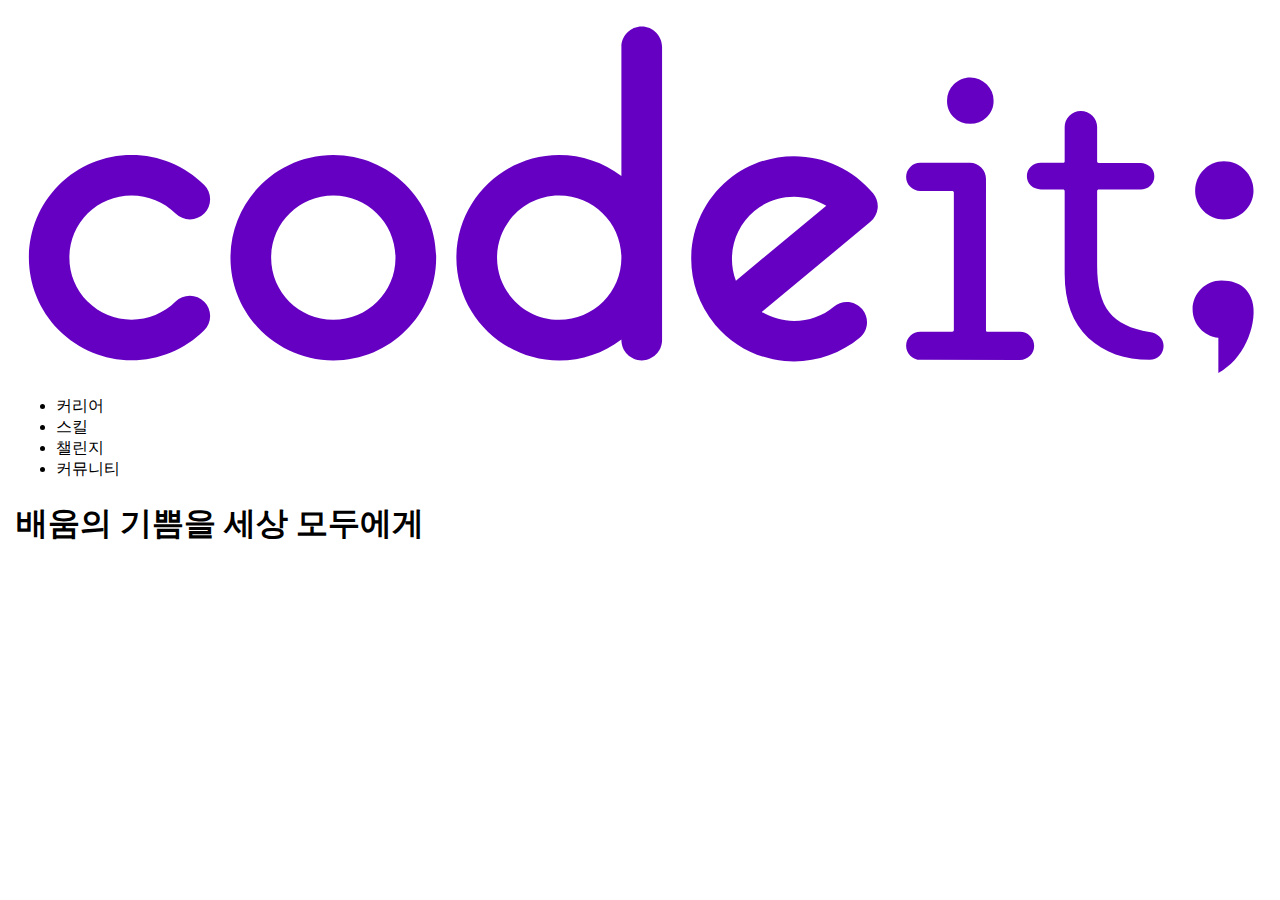
<file: html/index.html>
<!DOCTYPE html>
<html lang="ko">
<head>
  <meta charset="utf-8">
  <title>코드잇</title>
  <link rel="stylesheet" href="style.css">
</head>
<body>
  <div class="gnb">
    <img id="logo" src="logo.svg">
    <ul class="menu">
      <li>커리어</li>
      <li>스킬</li>
      <li>챌린지</li>
      <li>커뮤니티</li>
    </ul>
  </div>
  <div class="main">
    <h1>배움의 기쁨을 세상 모두에게</h1>
  </div>
</body>
</html>
</file>
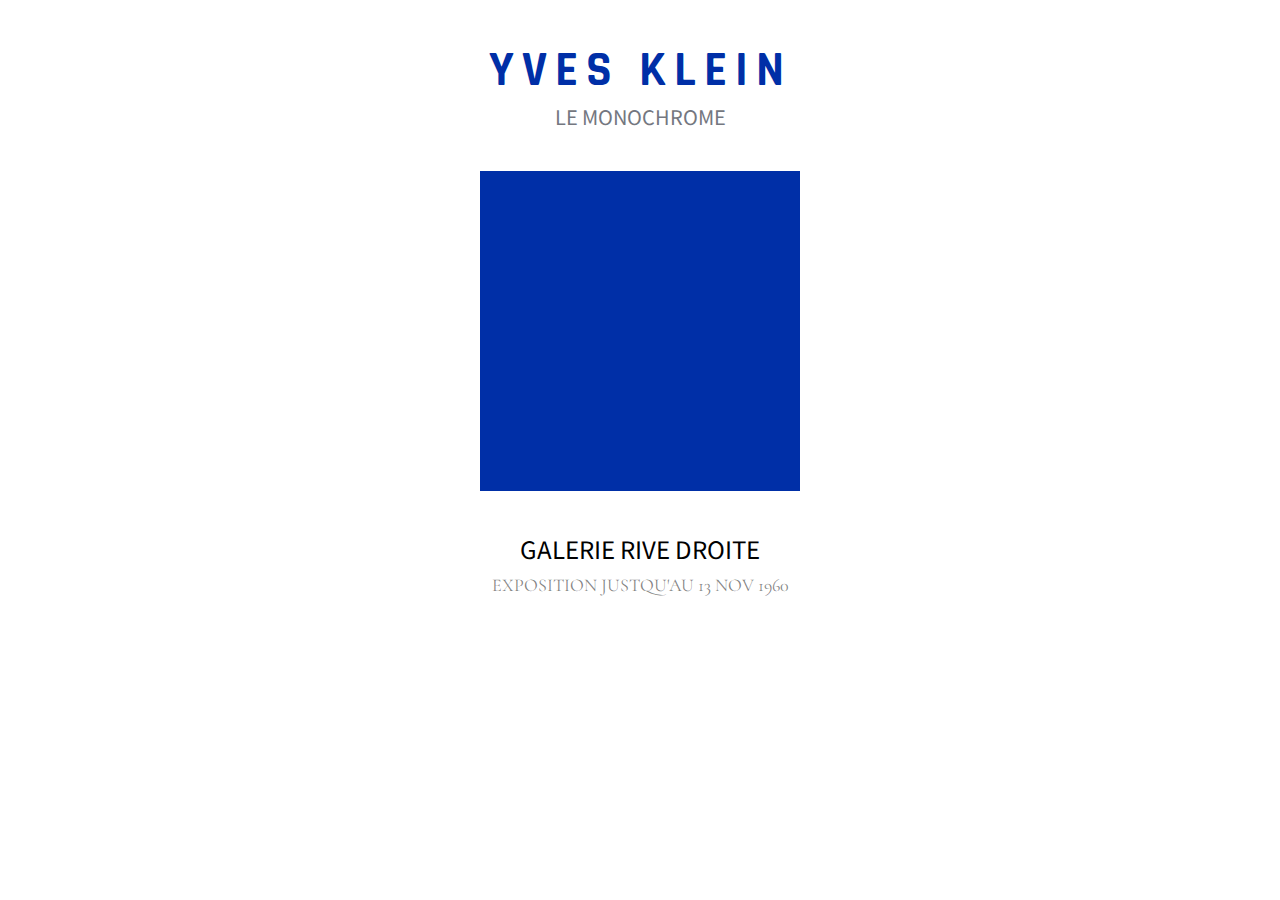
<file: css/day08/index.html>
<!DOCTYPE html>
<html>
  <head>
    <meta charset="utf-8">
    <title>LE MONOCHROME</title>
    <link rel="preconnect" href="https://fonts.googleapis.com">
    <link rel="preconnect" href="https://fonts.gstatic.com" crossorigin>
    <link href="https://fonts.googleapis.com/css2?family=Cormorant+Garamond&family=Noto+Sans+KR&family=Rajdhani:wght@700&display=swap" rel="stylesheet">
    <link rel="stylesheet" href="style.css">
  </head>
  <body>
    <h1 class="artist">YVES KLEIN</h1>
    <h2 class="title">LE MONOCHROME</h2>
    <div class="ikb"></div>
    <div class="info">
      <p class="location">GALERIE RIVE DROITE</p>
      <p class="date">EXPOSITION JUSTQU'AU 13 NOV 1960</p>
    </div>
  </body>
</html>
</file>
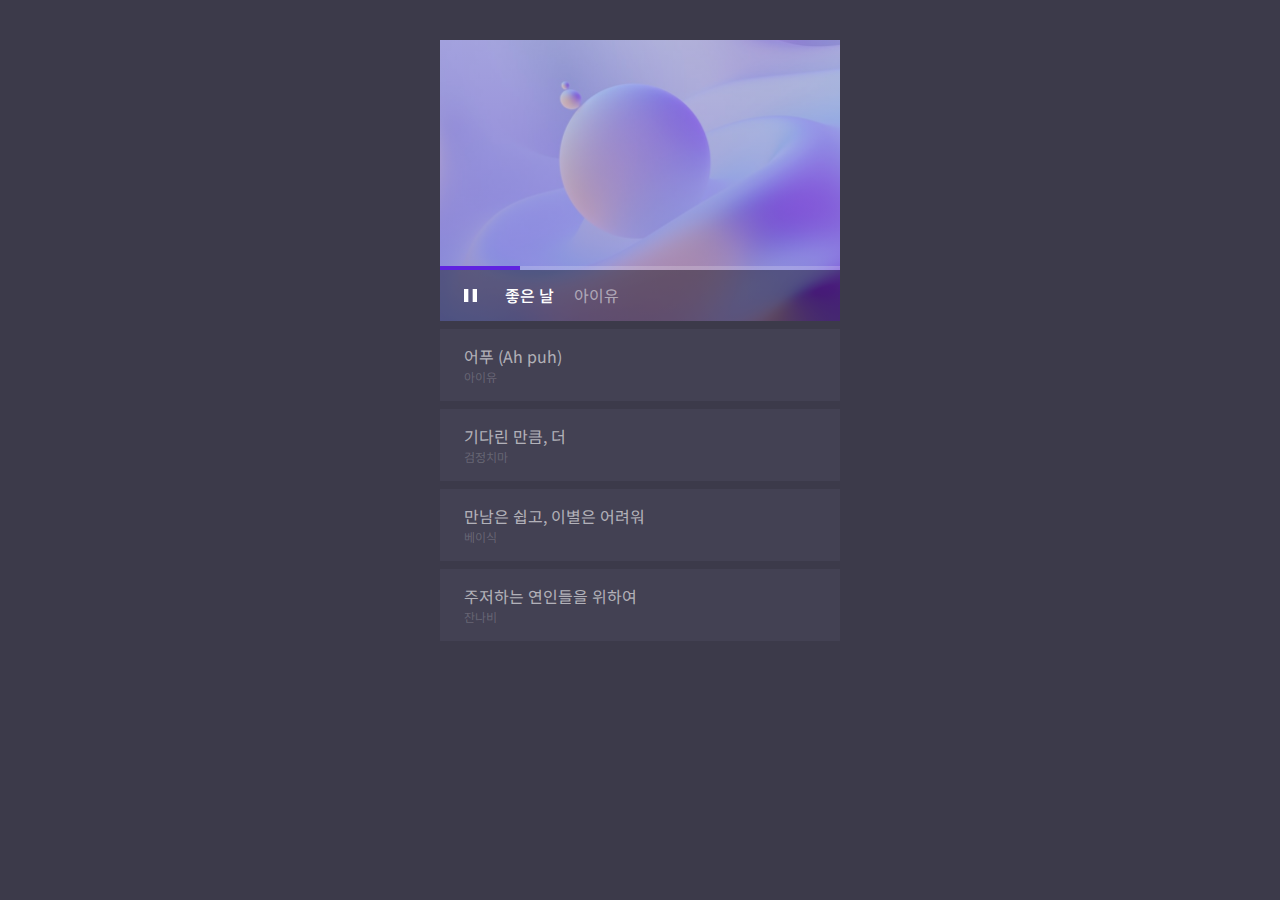
<file: css/day09-1/index.html>
<!DOCTYPE html>
<html>
  <head>
    <meta charset="utf-8">
    <title>좋은 날 - 아이유</title>
    <link rel="preconnect" href="https://fonts.googleapis.com">
    <link rel="preconnect" href="https://fonts.gstatic.com" crossorigin>
    <link href="https://fonts.googleapis.com/css2?family=Noto+Sans+KR:wght@400;700&display=swap" rel="stylesheet">
    <link rel="stylesheet" href="style.css">
  </head>
  <body>
    <div class="container">
      <div class="thumb">
      </div>
      <div class="progress">
        <div class="progress-value"></div>
      </div>
      <div class="player">
        <img class="player-icon" src="pause.svg">
        <span class="player-title">좋은 날</span>
        <span class="player-artist">아이유</span>
      </div>
    </div>
    <div class="song">
      <div class="song-title">어푸 (Ah puh)</div>
      <div class="song-artist">아이유</div>
    </div>
    <div class="song">
      <div class="song-title">기다린 만큼, 더</div>
      <div class="song-artist">검정치마</div>
    </div>
    <div class="song">
      <div class="song-title">만남은 쉽고, 이별은 어려워</div>
      <div class="song-artist">베이식</div>
    </div>
    <div class="song">
      <div class="song-title">주저하는 연인들을 위하여</div>
      <div class="song-artist">잔나비</div>
    </div>
  </body>
</html>
</file>
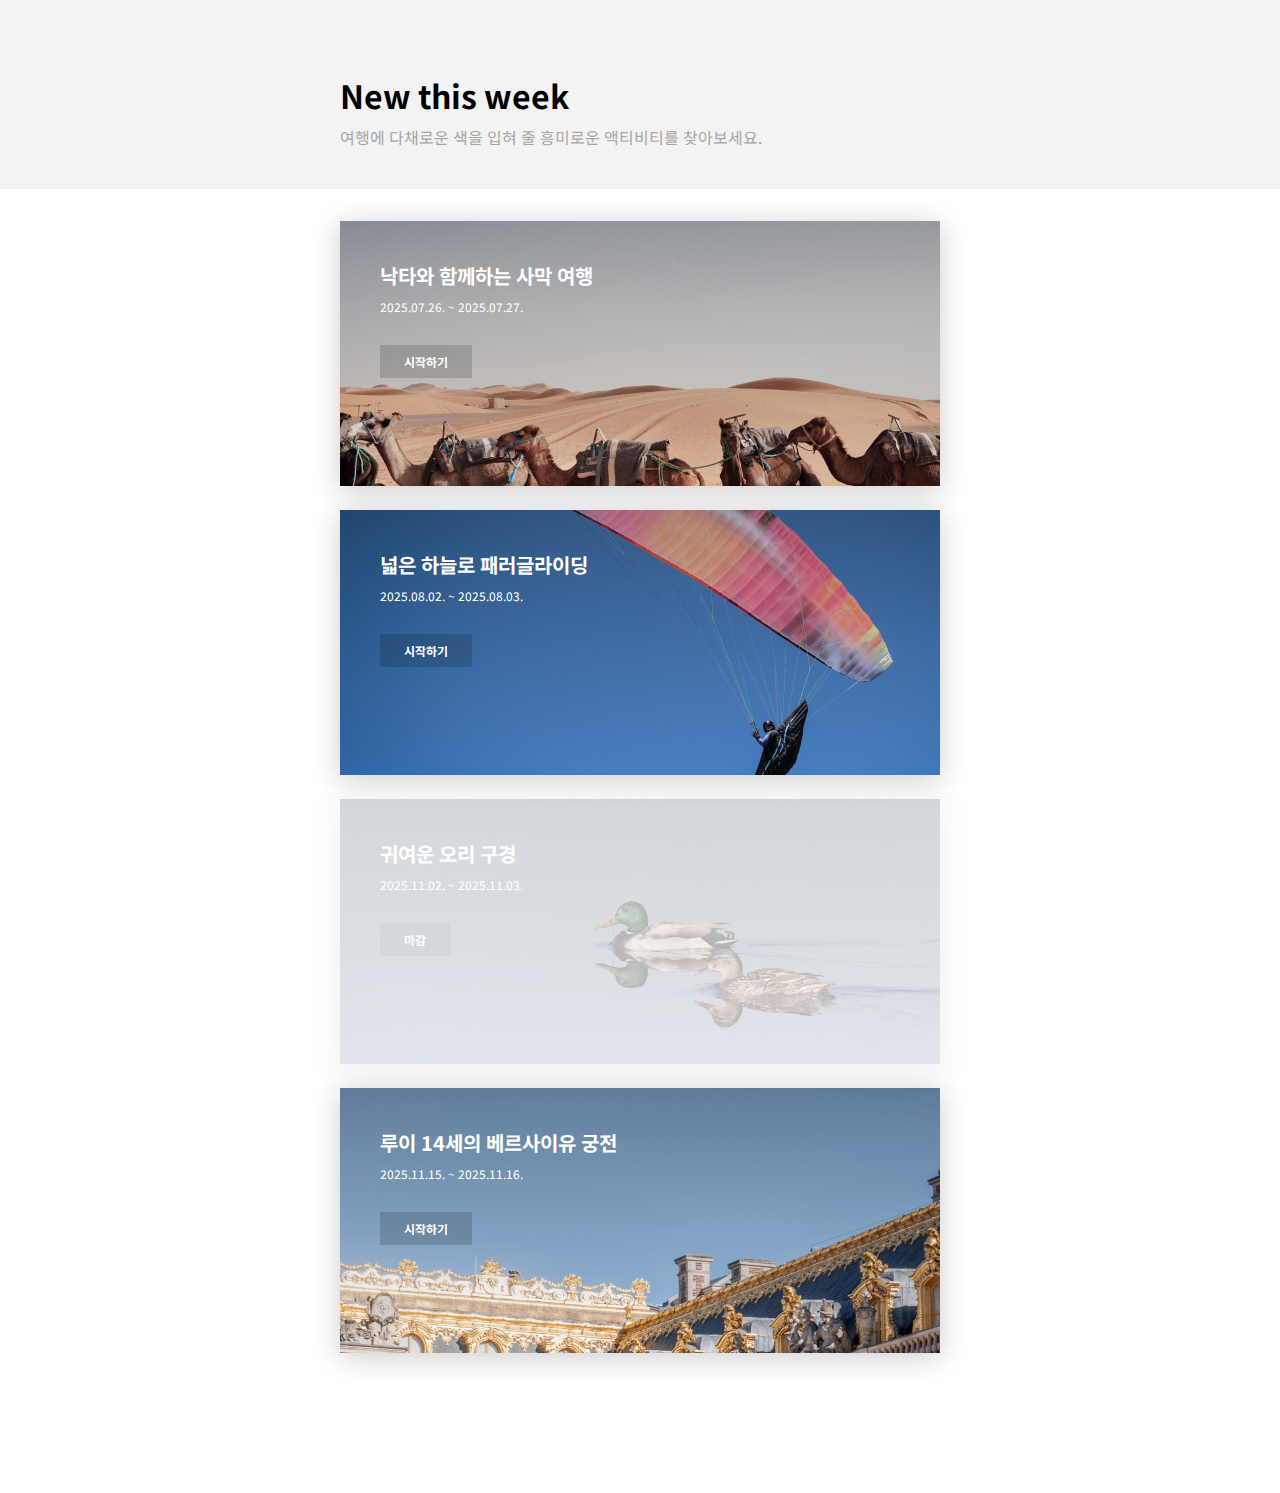
<file: css/day09-2/index.html>
<!DOCTYPE html>
<html>
  <head>
    <meta charset="utf-8">
    <title>New this week</title>
    <link rel="preconnect" href="https://fonts.googleapis.com">
    <link rel="preconnect" href="https://fonts.gstatic.com" crossorigin>
    <link href="https://fonts.googleapis.com/css2?family=Noto+Sans+KR:wght@400;700&display=swap" rel="stylesheet">
    <link rel="stylesheet" href="style.css">
  </head>
  <body>
    <div class="header">
      <div class="header-container">
        <h1 class="header-title">New this week</h1>
        <p class="header-description">여행에 다채로운 색을 입혀 줄 흥미로운 액티비티를 찾아보세요.</p>
      </div>
    </div>
    <div id="desert" class="activity">
      <h2 class="activity-title">낙타와 함께하는 사막 여행</h2>
      <p class="activity-date">2025.07.26. ~ 2025.07.27.</p>
      <a class="activity-join">시작하기</a>
    </div>
    <div id="paragliding" class="activity">
      <h2 class="activity-title">넓은 하늘로 패러글라이딩</h2>
      <p class="activity-date">2025.08.02. ~ 2025.08.03.</p>
      <a class="activity-join">시작하기</a>
    </div>
    <div id="ducks" class="activity">
      <h2 class="activity-title">귀여운 오리 구경</h2>
      <p class="activity-date">2025.11.02. ~ 2025.11.03.</p>
      <a class="activity-join">마감</a>
    </div>
    <div id="versailles" class="activity">
      <h2 class="activity-title">루이 14세의 베르사이유 궁전</h2>
      <p class="activity-date">2025.11.15. ~ 2025.11.16.</p>
      <a class="activity-join">시작하기</a>
    </div>
  </body>
</html>
</file>
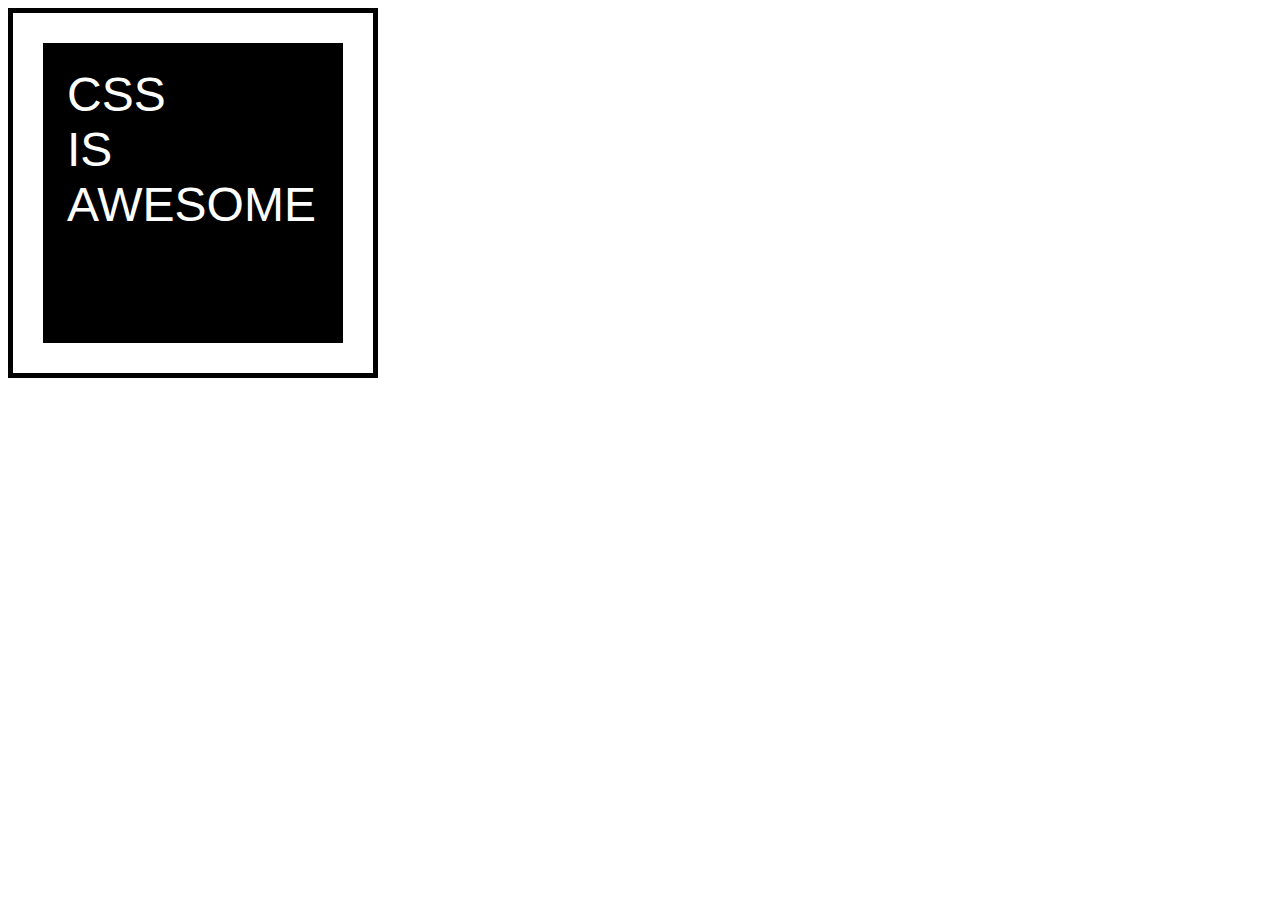
<file: css/day09-4/index.html>
<!DOCTYPE html>
<html>
  <head>
    <meta charset="utf-8">
    <title>CSS is awesome</title>
    <link rel="stylesheet" href="style.css">
  </head>
  <body>
    <div class="box">
      <p class="message">
        CSS<br>
        IS<br>
        AWESOME<br>
      </p>
    </div>
  </body>
</html>
</file>
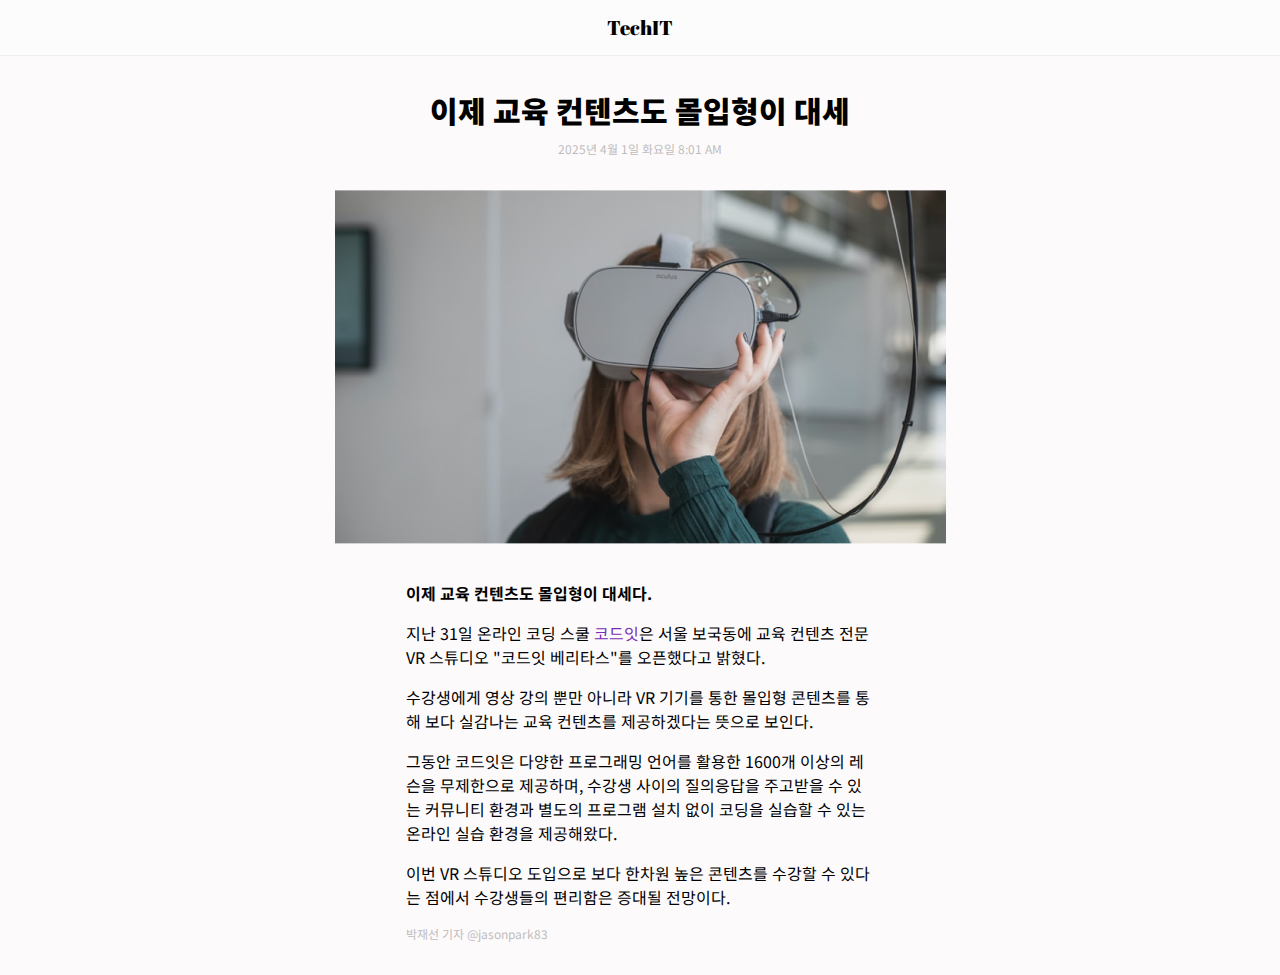
<file: css/day09/index.html>
<!DOCTYPE html>
<html>
  <head>
    <meta charset="utf-8">
    <title>이제 교육 컨텐츠도 몰입형이 대세 - TechIT</title>
    <link rel="preconnect" href="https://fonts.googleapis.com">
    <link rel="preconnect" href="https://fonts.gstatic.com" crossorigin>
    <link
      href="https://fonts.googleapis.com/css2?family=Abril+Fatface&family=Noto+Sans+KR:wght@400;700&display=swap"
      rel="stylesheet">
    <link rel="stylesheet" href="style.css">
  </head>
  <body>
    <div class="header">TechIT</div>
    <div class="info">
      <h1 class="title">이제 교육 컨텐츠도 몰입형이 대세</h1>
      <p class="date">2025년 4월 1일 화요일 8:01 AM</p>
      <img class="cover" src="vr.png">
    </div>
    <div class="content">
      <p class="headline">이제 교육 컨텐츠도 몰입형이 대세다.</p>
      <p>
        지난 31일 온라인 코딩 스쿨 <a href="https://codeit.kr">코드잇</a>은 서울
        보국동에 교육 컨텐츠 전문 VR 스튜디오 "코드잇 베리타스"를 오픈했다고
        밝혔다.
      </p>
      <p>
        수강생에게 영상 강의 뿐만 아니라 VR 기기를 통한 몰입형 콘텐츠를 통해
        보다 실감나는 교육 컨텐츠를 제공하겠다는 뜻으로 보인다.
      </p>
      <p>
        그동안 코드잇은 다양한 프로그래밍 언어를 활용한 1600개 이상의 레슨을
        무제한으로 제공하며, 수강생 사이의 질의응답을 주고받을 수 있는 커뮤니티
        환경과 별도의 프로그램 설치 없이 코딩을 실습할 수 있는 온라인 실습
        환경을 제공해왔다.
      </p>
      <p>
        이번 VR 스튜디오 도입으로 보다 한차원 높은 콘텐츠를 수강할 수 있다는
        점에서 수강생들의 편리함은 증대될 전망이다.
      </p>
      <p class="author">박재선 기자 @jasonpark83</p>
    </div>
  </body>
</html>
</file>
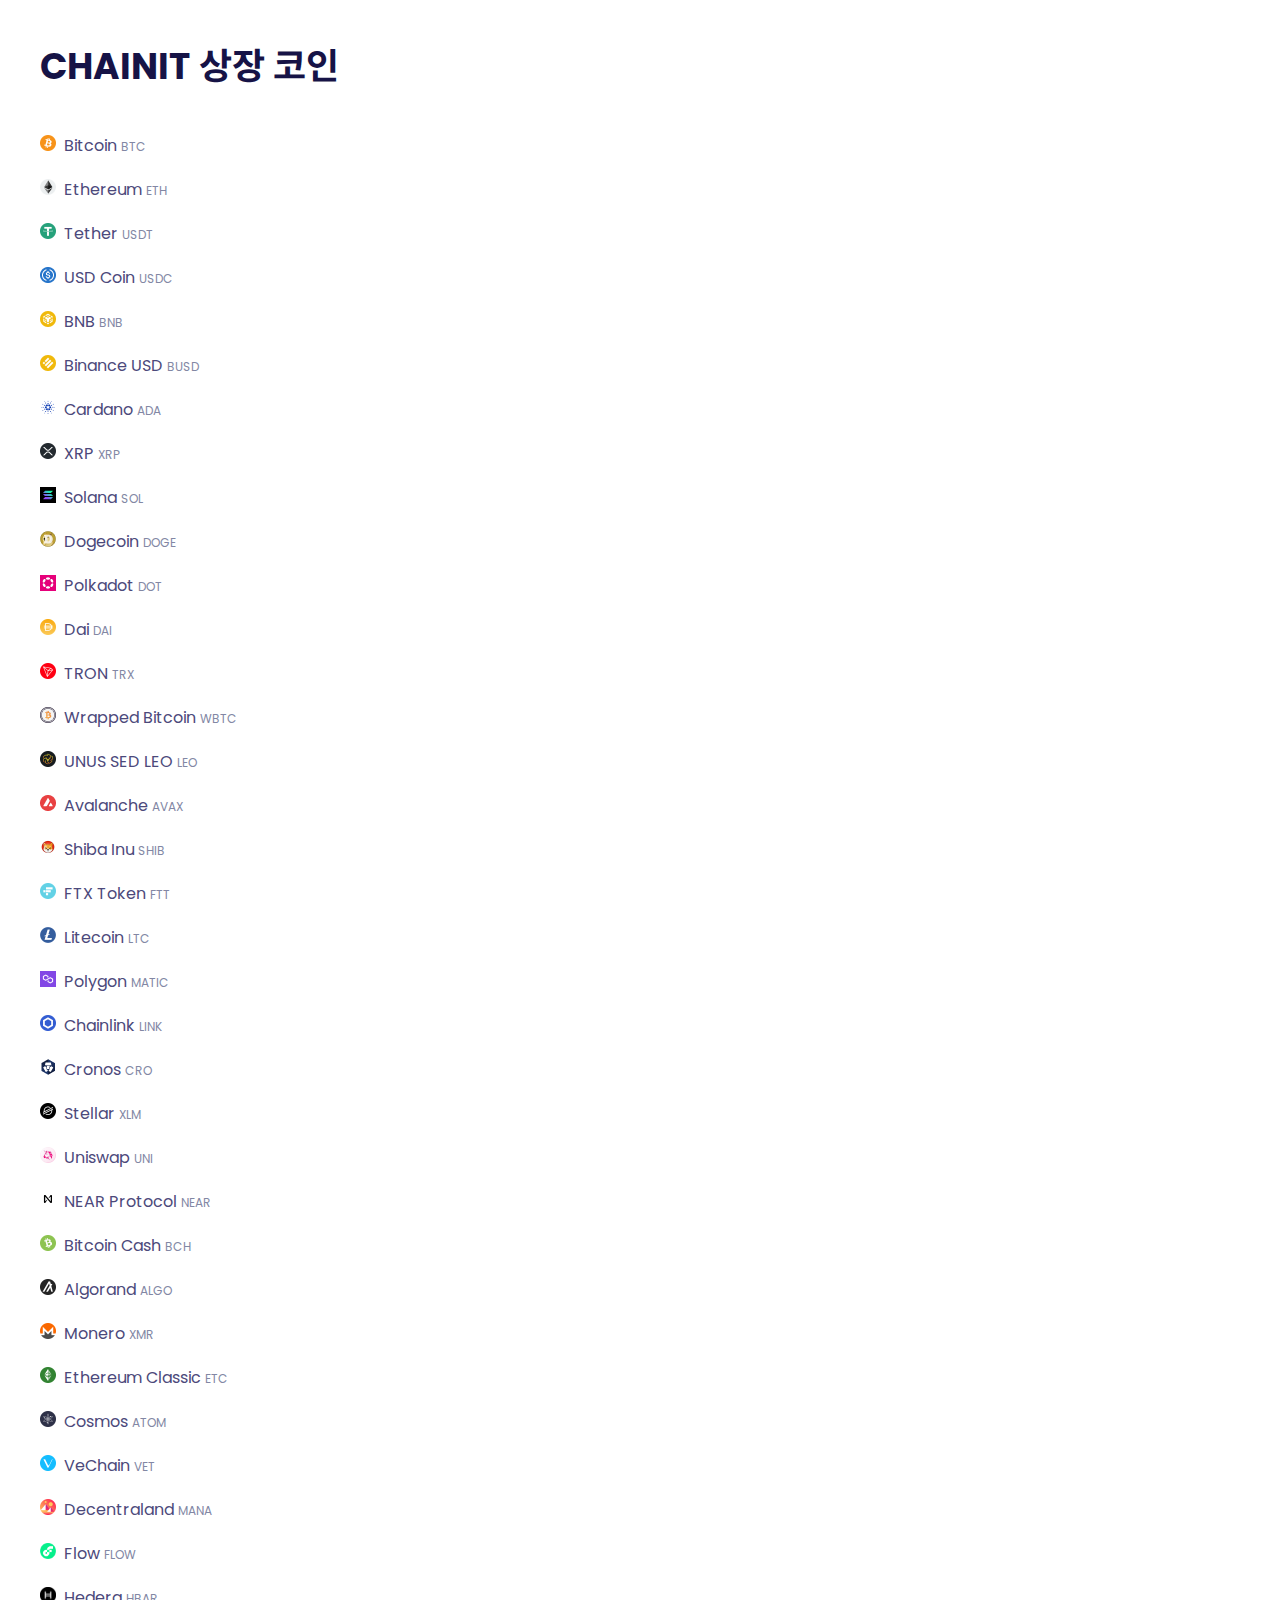
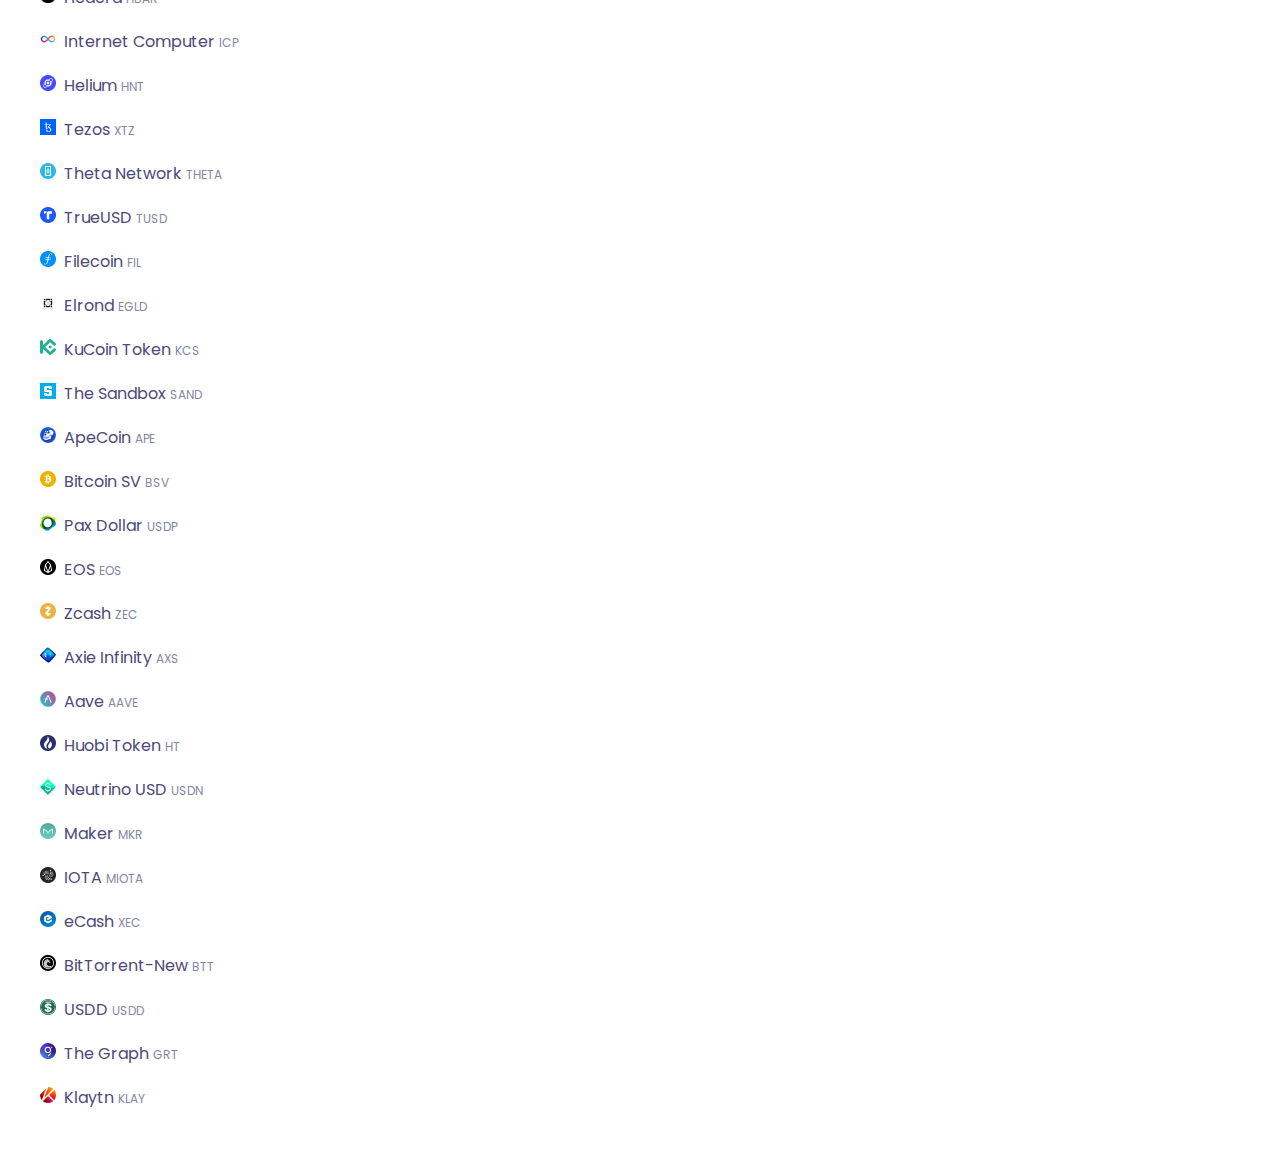
<file: css/day10-1/index.html>
<!DOCTYPE html>
<html>
  <head>
    <meta charset="utf-8">
    <title>Chainit</title>
    <link rel="preconnect" href="https://fonts.googleapis.com">
    <link rel="preconnect" href="https://fonts.gstatic.com" crossorigin>
    <link href="https://fonts.googleapis.com/css2?family=Noto+Sans+KR:wght@400;700&family=Poppins:wght@400;700&display=swap" rel="stylesheet">
    <link rel="stylesheet" href="style.css">
  </head>
  <body>
    <div class="container">
      <h2 class="title">CHAINIT 상장 코인</h2>
      <div class="coin-list">
        <div><img src="imgs/btc.png">Bitcoin <span>BTC</span></div>
        <div><img src="imgs/eth.png">Ethereum <span>ETH</span></div>
        <div><img src="imgs/usdt.png">Tether <span>USDT</span></div>
        <div><img src="imgs/usdc.png">USD Coin <span>USDC</span></div>
        <div><img src="imgs/bnb.png">BNB <span>BNB</span></div>
        <div><img src="imgs/busd.png">Binance USD <span>BUSD</span></div>
        <div><img src="imgs/ada.png">Cardano <span>ADA</span></div>
        <div><img src="imgs/xrp.png">XRP <span>XRP</span></div>
        <div><img src="imgs/sol.png">Solana <span>SOL</span></div>
        <div><img src="imgs/doge.png">Dogecoin <span>DOGE</span></div>
        <div><img src="imgs/dot.png">Polkadot <span>DOT</span></div>
        <div><img src="imgs/dai.png">Dai <span>DAI</span></div>
        <div><img src="imgs/trx.png">TRON <span>TRX</span></div>
        <div><img src="imgs/wbtc.png">Wrapped Bitcoin <span>WBTC</span></div>
        <div><img src="imgs/leo.png">UNUS SED LEO <span>LEO</span></div>
        <div><img src="imgs/avax.png">Avalanche <span>AVAX</span></div>
        <div><img src="imgs/shib.png">Shiba Inu <span>SHIB</span></div>
        <div><img src="imgs/ftt.png">FTX Token <span>FTT</span></div>
        <div><img src="imgs/ltc.png">Litecoin <span>LTC</span></div>
        <div><img src="imgs/matic.png">Polygon <span>MATIC</span></div>
        <div><img src="imgs/link.png">Chainlink <span>LINK</span></div>
        <div><img src="imgs/cro.png">Cronos <span>CRO</span></div>
        <div><img src="imgs/xlm.png">Stellar <span>XLM</span></div>
        <div><img src="imgs/uni.png">Uniswap <span>UNI</span></div>
        <div><img src="imgs/near.png">NEAR Protocol <span>NEAR</span></div>
        <div><img src="imgs/bch.png">Bitcoin Cash <span>BCH</span></div>
        <div><img src="imgs/algo.png">Algorand <span>ALGO</span></div>
        <div><img src="imgs/xmr.png">Monero <span>XMR</span></div>
        <div><img src="imgs/etc.png">Ethereum Classic <span>ETC</span></div>
        <div><img src="imgs/atom.png">Cosmos <span>ATOM</span></div>
        <div><img src="imgs/vet.png">VeChain <span>VET</span></div>
        <div><img src="imgs/mana.png">Decentraland <span>MANA</span></div>
        <div><img src="imgs/flow.png">Flow <span>FLOW</span></div>
        <div><img src="imgs/hbar.png">Hedera <span>HBAR</span></div>
        <div><img src="imgs/icp.png">Internet Computer <span>ICP</span></div>
        <div><img src="imgs/hnt.png">Helium <span>HNT</span></div>
        <div><img src="imgs/xtz.png">Tezos <span>XTZ</span></div>
        <div><img src="imgs/theta.png">Theta Network <span>THETA</span></div>
        <div><img src="imgs/tusd.png">TrueUSD <span>TUSD</span></div>
        <div><img src="imgs/fil.png">Filecoin <span>FIL</span></div>
        <div><img src="imgs/egld.png">Elrond <span>EGLD</span></div>
        <div><img src="imgs/kcs.png">KuCoin Token <span>KCS</span></div>
        <div><img src="imgs/sand.png">The Sandbox <span>SAND</span></div>
        <div><img src="imgs/ape.png">ApeCoin <span>APE</span></div>
        <div><img src="imgs/bsv.png">Bitcoin SV <span>BSV</span></div>
        <div><img src="imgs/usdp.png">Pax Dollar <span>USDP</span></div>
        <div><img src="imgs/eos.png">EOS <span>EOS</span></div>
        <div><img src="imgs/zec.png">Zcash <span>ZEC</span></div>
        <div><img src="imgs/axs.png">Axie Infinity <span>AXS</span></div>
        <div><img src="imgs/aave.png">Aave <span>AAVE</span></div>
        <div><img src="imgs/ht.png">Huobi Token <span>HT</span></div>
        <div><img src="imgs/usdn.png">Neutrino USD <span>USDN</span></div>
        <div><img src="imgs/mkr.png">Maker <span>MKR</span></div>
        <div><img src="imgs/miota.png">IOTA <span>MIOTA</span></div>
        <div><img src="imgs/xec.png">eCash <span>XEC</span></div>
        <div><img src="imgs/btt.png">BitTorrent-New <span>BTT</span></div>
        <div><img src="imgs/usdd.png">USDD <span>USDD</span></div>
        <div><img src="imgs/grt.png">The Graph <span>GRT</span></div>
        <div><img src="imgs/klay.png">Klaytn <span>KLAY</span></div>
      </div>
  </div>
  </body>
</html>
</file>
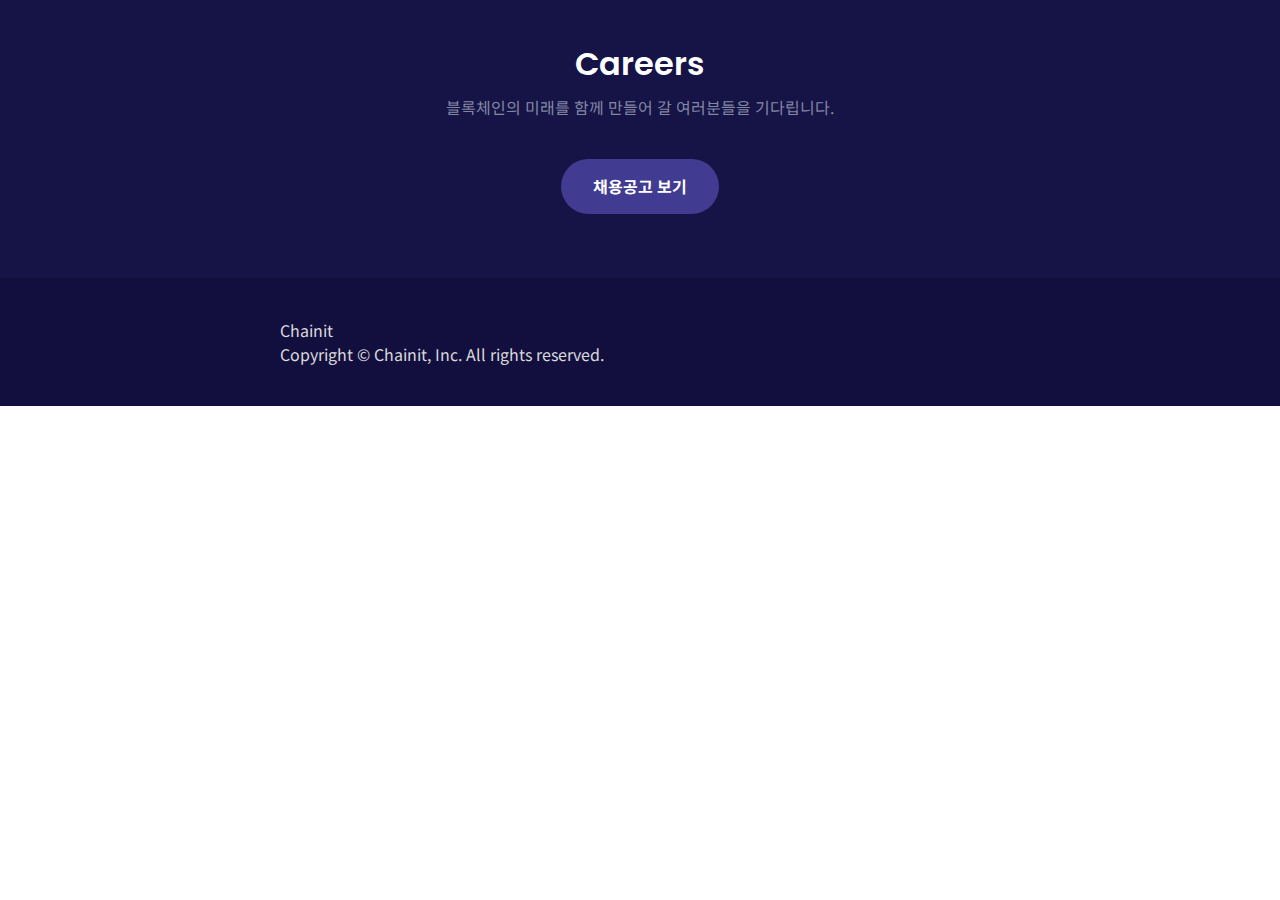
<file: css/day10-2/index.html>
<!DOCTYPE html>
<html>
  <head>
    <meta charset="utf-8">
    <title>Chainit</title>
    <link rel="preconnect" href="https://fonts.googleapis.com">
    <link rel="preconnect" href="https://fonts.gstatic.com" crossorigin>
    <link href="https://fonts.googleapis.com/css2?family=Noto+Sans+KR:wght@400;700&family=Poppins:wght@400;700&display=swap" rel="stylesheet">
    <link rel="stylesheet" href="style.css">
  </head>
  <body>
    <div id="career" class="section">
      <h2 class="title">Careers</h2>
      <p class="description">블록체인의 미래를 함께 만들어 갈 여러분들을 기다립니다.</p>
      <a class="see-more" href="https://codeit.kr">
        채용공고 보기
      </a>
    </div>
    <div id="footer" class="section">
      <div class="container">
        <p>Chainit</p>
        <p>Copyright © Chainit, Inc. All rights reserved.</p>
      </div>
    </div>
  </body>
</html>
</file>
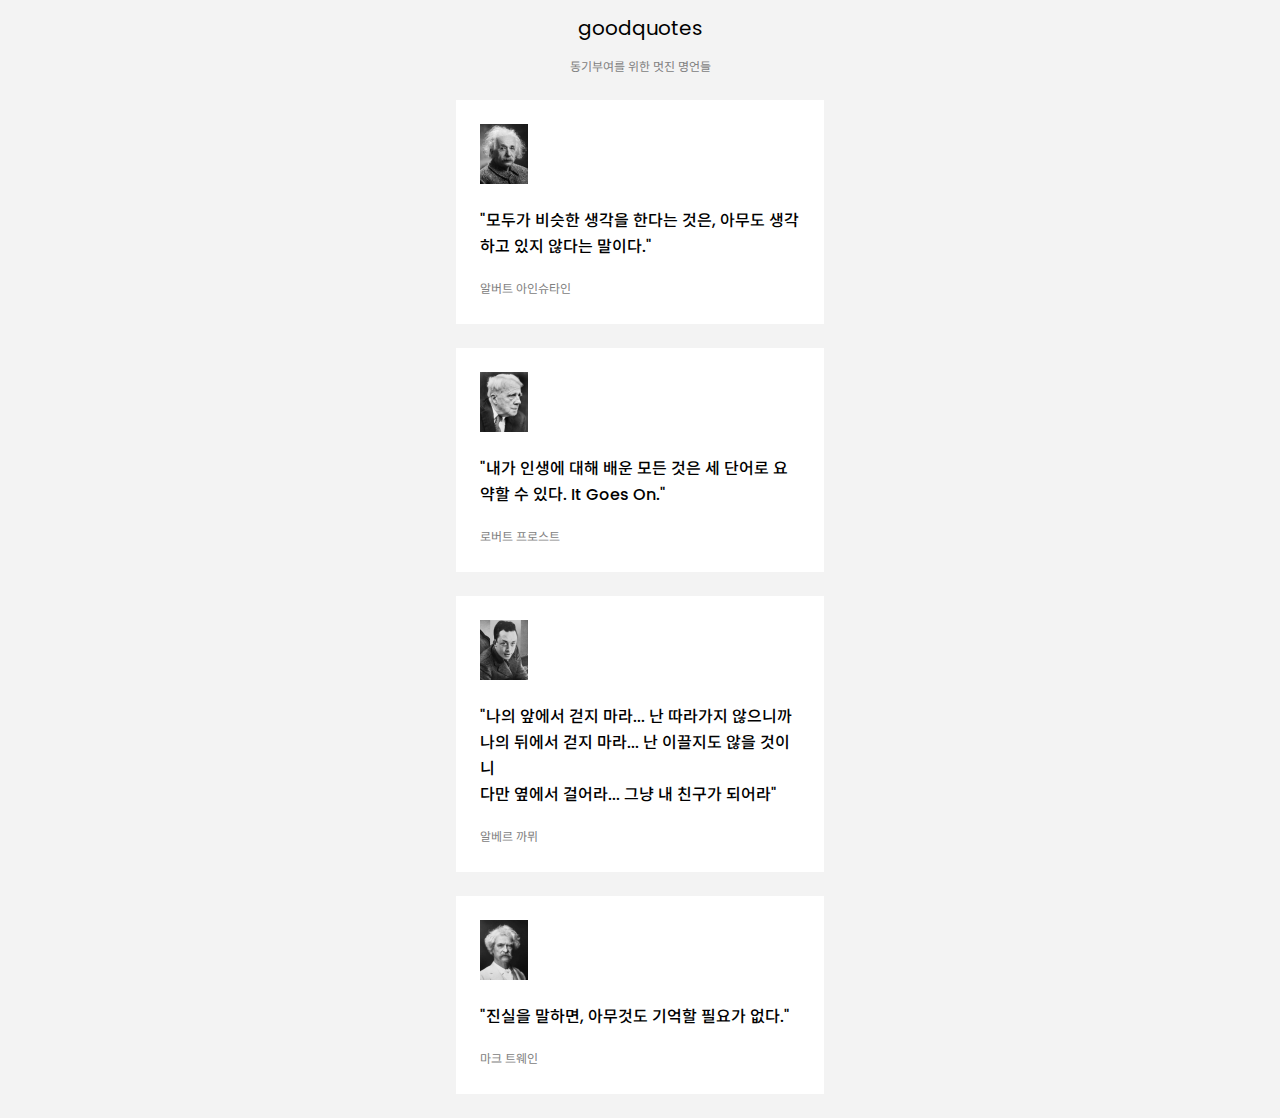
<file: css/goodquotes/index.html>
<!DOCTYPE html>
<html>
  <head>
    <meta charset="utf-8">
    <title>goodquotes</title>
    <link rel="preconnect" href="https://fonts.googleapis.com">
    <link rel="preconnect" href="https://fonts.gstatic.com" crossorigin>
    <link
      href="https://fonts.googleapis.com/css2?family=Noto+Sans+KR:wght@400;700&family=Poppins:wght@400;600&display=swap"
      rel="stylesheet">
    <link rel="stylesheet" href="style.css">
  </head>
  <body>
    <h1 id="title">goodquotes</h1>
    <h2 id="sayings">동기부여를 위한 멋진 명언들</h2>
    <div class="card">
      <img src="einstein.png">
      <p>
        "모두가 비슷한 생각을 한다는 것은, 아무도 생각하고 있지 않다는 말이다."
      </p>
      <span class="name">알버트 아인슈타인</span>
    </div>
    <div class="card">
      <img src="frost.png">
      <p>
        "내가 인생에 대해 배운 모든 것은 세 단어로 요약할 수 있다. It Goes On."
      </p>
      <span class="name">로버트 프로스트</span>
    </div>
    <div class="card">
      <img src="camus.png">
      <p>
        "나의 앞에서 걷지 마라... 난 따라가지 않으니까<br>
        나의 뒤에서 걷지 마라... 난 이끌지도 않을 것이니<br>
        다만 옆에서 걸어라... 그냥 내 친구가 되어라"
      </p>
      <span class="name">알베르 까뮈</span>
    </div>
    <div class="card">
      <img src="twain.png">
      <p>"진실을 말하면, 아무것도 기억할 필요가 없다."</p>
      <span class="name">마크 트웨인</span>
    </div>
  </body>
</html>
</file>
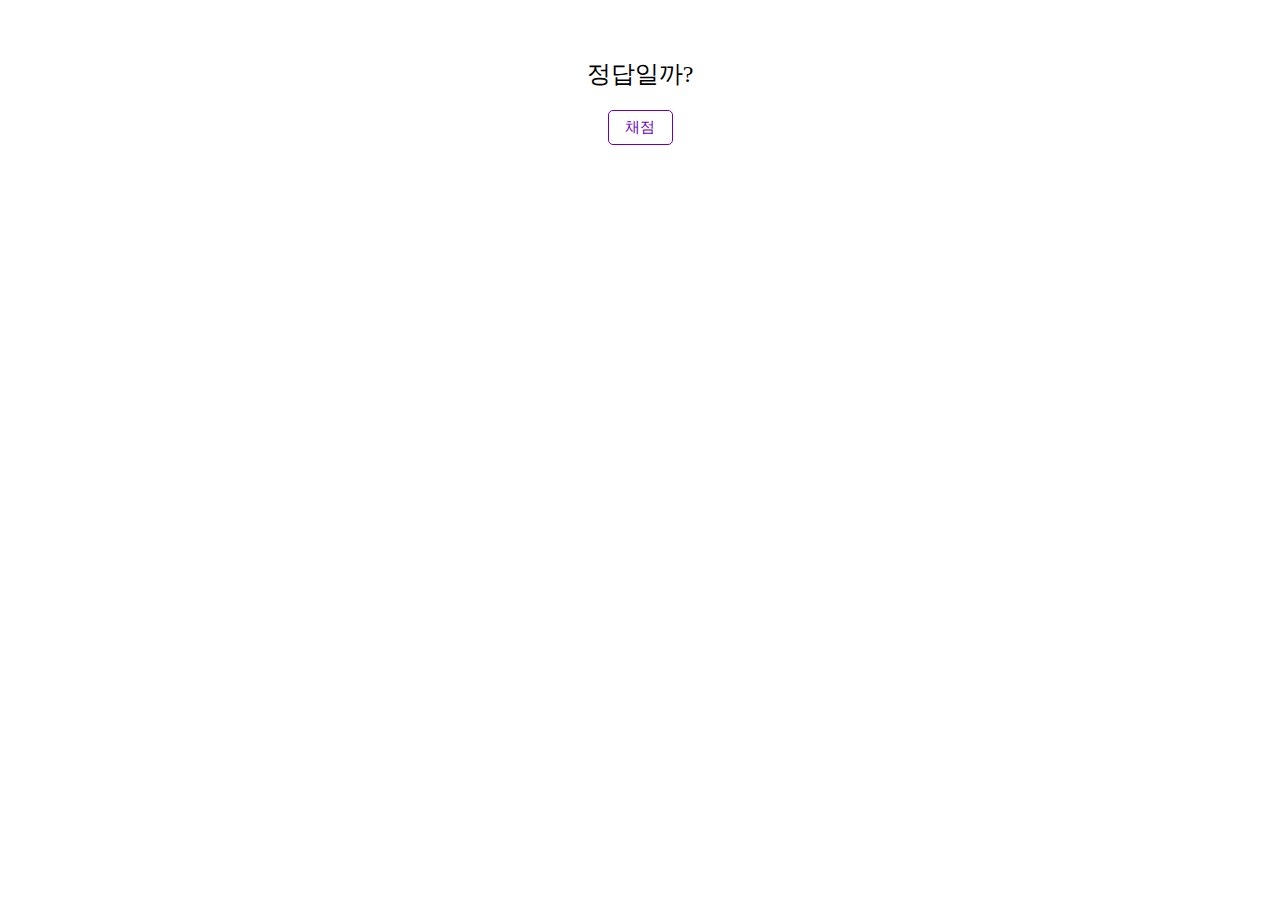
<file: js/day14/index.html>
<!DOCTYPE html>
<html lang="ko">
<head>
  <meta charset="UTF-8">
  <title>버튼 클릭 이벤트</title>
  <link rel="stylesheet" href="style.css">
</head>
<body>
  <h2 id="title">정답일까?</h2>
  <button id="grade">
    채점
  </button>
  <script src="index.js"></script>
</body>
</html>
</file>
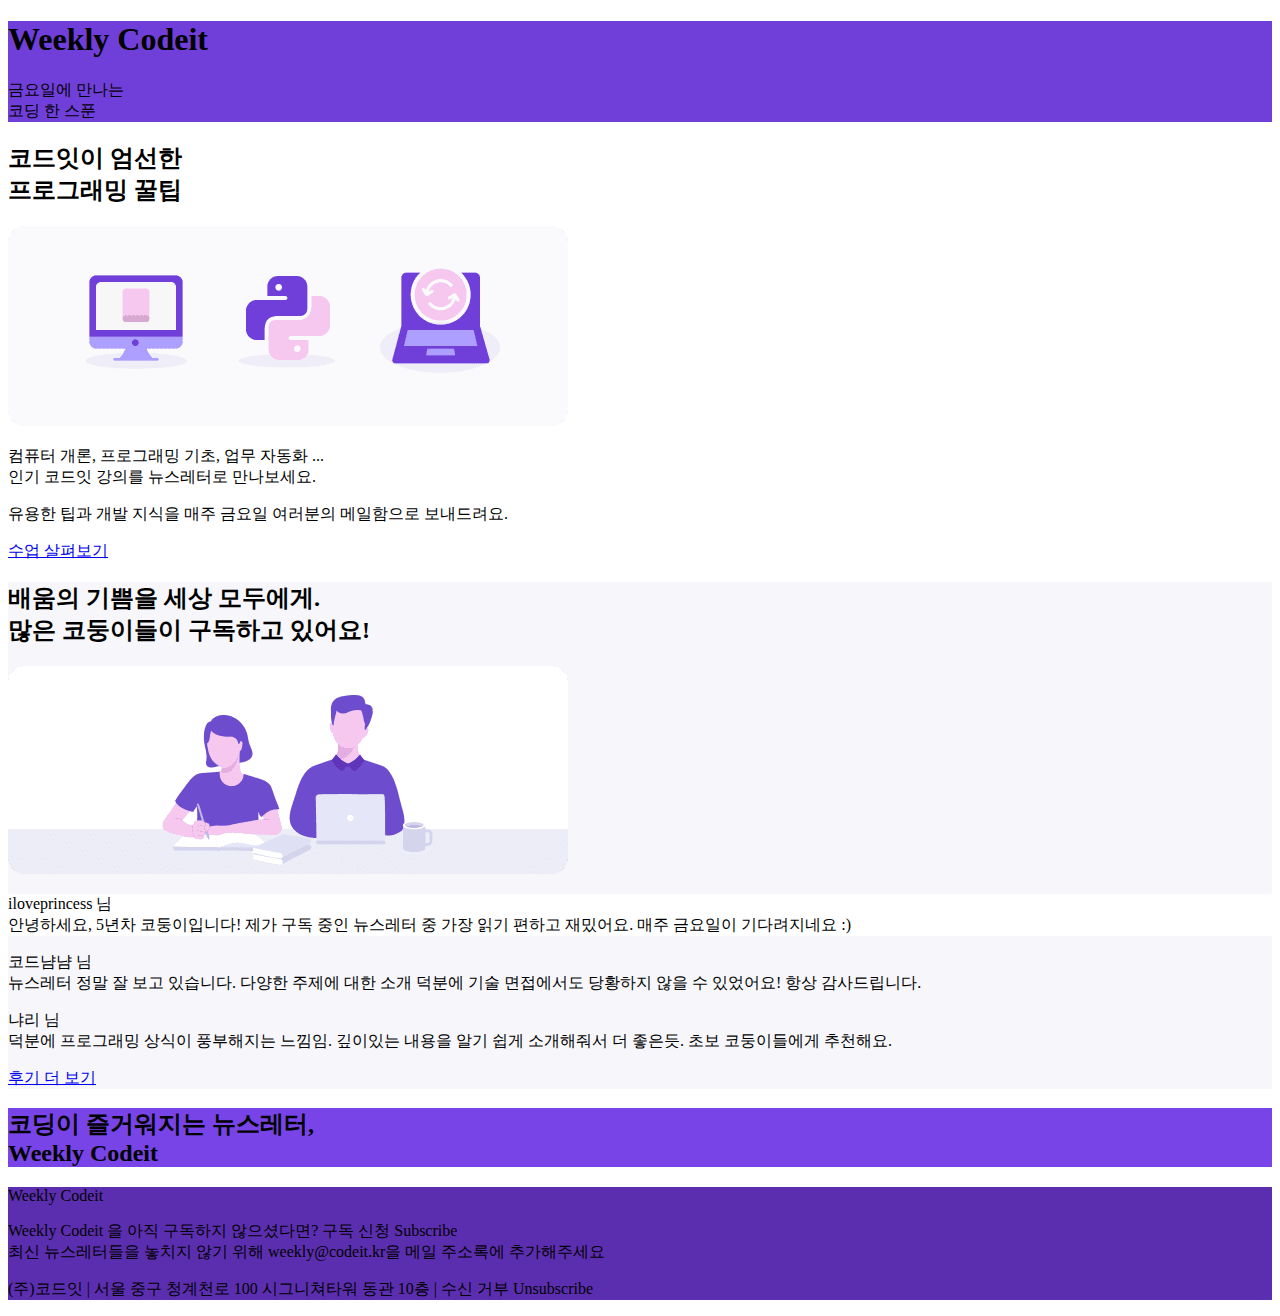
<file: css/day03_backgroundcolor.html>
<!DOCTYPE html>
<html>
  <head>
    <title>Weekly Codeit 구독하기</title>
	  <meta charset="utf-8">
	</head>
	<body>
    <div style="background-color: #703fda">
      <h1>Weekly Codeit</h1>
      <p>
        금요일에 만나는<br>
        코딩 한 스푼
      </p>
    </div>
    <div>
      <h2>
        코드잇이 엄선한<br>
        프로그래밍 꿀팁
      </h2>
      <img src="banner-programming.png">
      <p>
        컴퓨터 개론, 프로그래밍 기초, 업무 자동화 ...<br>
        인기 코드잇 강의를 뉴스레터로 만나보세요.
      </p>
      <p>
        유용한 팁과 개발 지식을 매주 금요일 여러분의 메일함으로 보내드려요.
      </p>
      <p>
        <a href="https://codeit.kr/catalog">
          수업 살펴보기
        </a>
      </p>
    </div>
    <div style="background-color: #f6f6fb">
      <h2>
        배움의 기쁨을 세상 모두에게.<br>
        많은 코둥이들이 구독하고 있어요!
      </h2>
      <img src="banner-students.png">
      <p style="background-color: #ffffff">
        iloveprincess 님<br>
        안녕하세요, 5년차 코둥이입니다! 제가 구독 중인 뉴스레터 중 가장 읽기 편하고 재밌어요.
        매주 금요일이 기다려지네요 :) 
      </p>
      <p>
        코드냠냠 님<br>
        뉴스레터 정말 잘 보고 있습니다. 다양한 주제에 대한 소개 덕분에 기술 면접에서도 당황하지 않을 수 있었어요!
        항상 감사드립니다.
      </p>
      <p>
        냐리 님<br>
        덕분에 프로그래밍 상식이 풍부해지는 느낌임. 깊이있는 내용을 알기 쉽게 소개해줘서 더 좋은듯.
        초보 코둥이들에게 추천해요.
      </p>
      <p>
        <a href="https://codeit.kr/reviews">
          후기 더 보기
        </a>
      </p>
    </div>
    <div style="background-color: #7844e8">
      <h2>
        코딩이 즐거워지는 뉴스레터,<br>
        Weekly Codeit
      </h2>
    </div>
    <div style="background-color: #5b2eb0">
      <p>
        Weekly Codeit
      </p>
      <p>
        Weekly Codeit 을 아직 구독하지 않으셨다면? 구독 신청 Subscribe<br>
        최신 뉴스레터들을 놓치지 않기 위해 weekly@codeit.kr을 메일 주소록에 추가해주세요
      </p>
      <p>
        (주)코드잇 | 서울 중구 청계천로 100 시그니쳐타워 동관 10층 | 수신 거부 Unsubscribe
      </p>
    </div>
	</body>
</html>
</file>
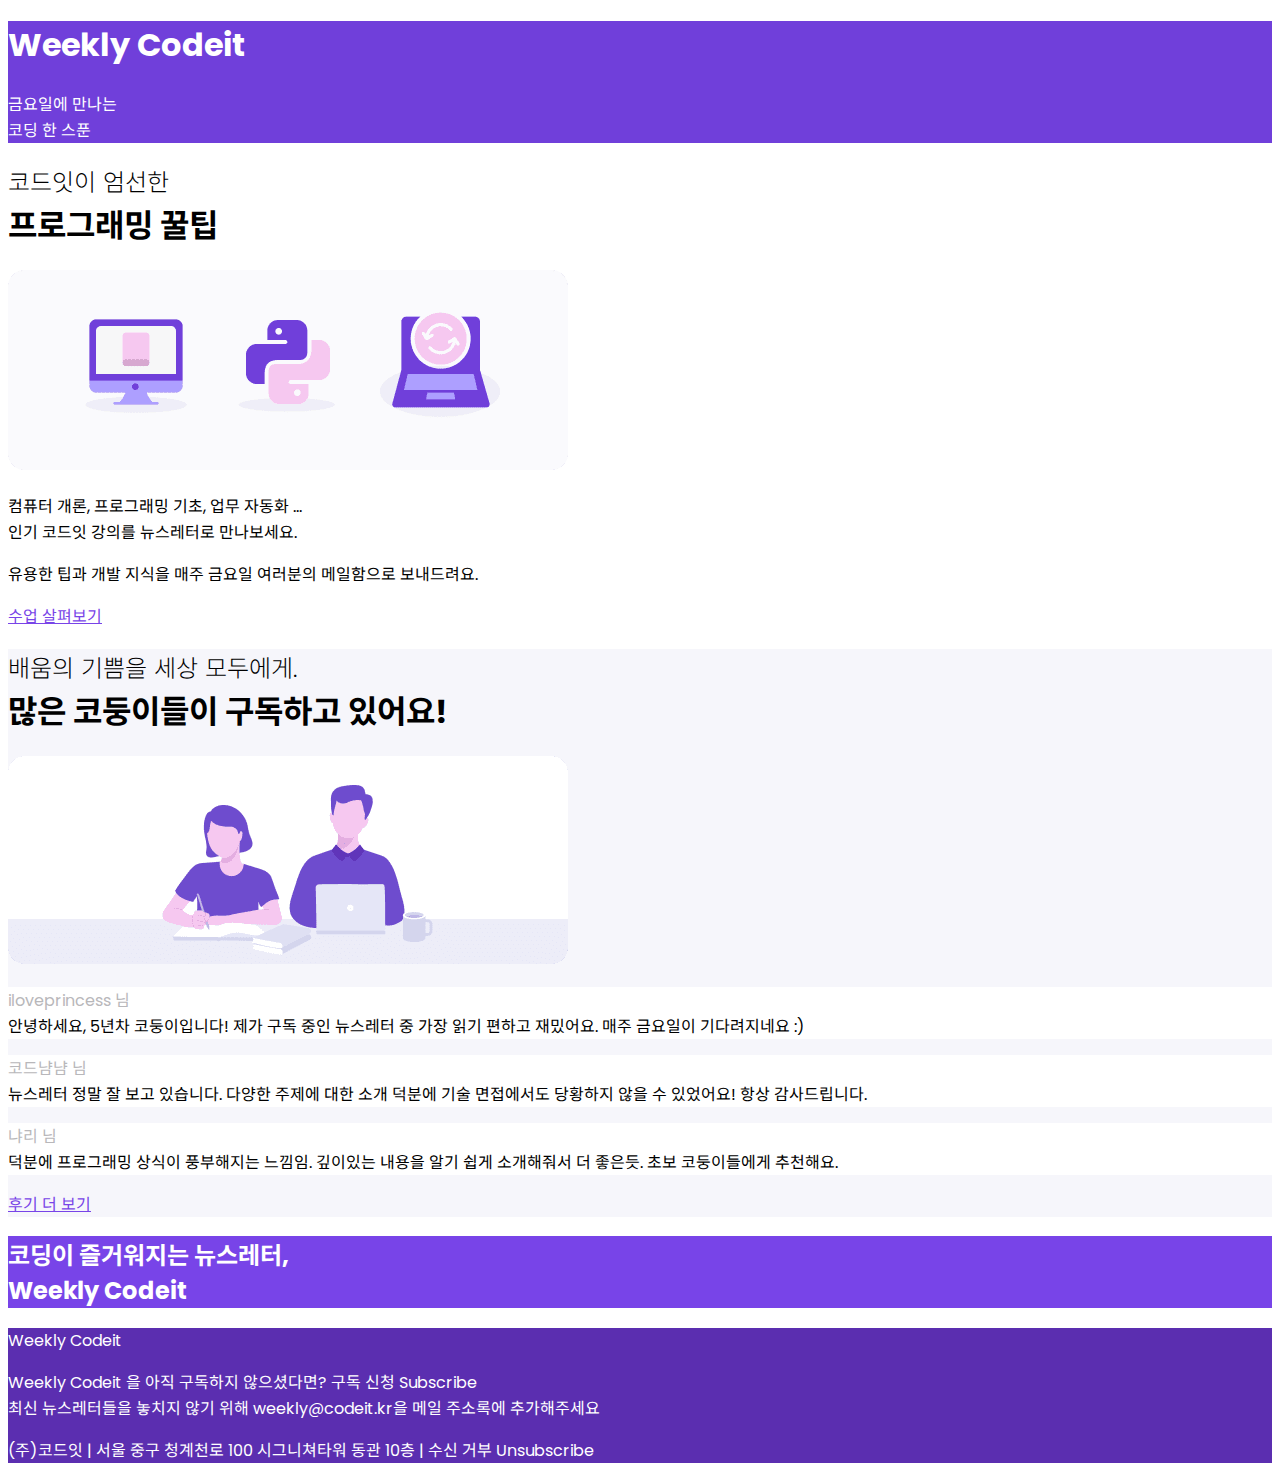
<file: css/day04_font_size_and_weight.html>
<!DOCTYPE html>
<html>
  <head>
    <title>Weekly Codeit 구독하기</title>
	  <meta charset="utf-8">
	  <link rel="preconnect" href="https://fonts.googleapis.com">
    <link rel="preconnect" href="https://fonts.gstatic.com" crossorigin>
    <link href="https://fonts.googleapis.com/css2?family=Noto+Sans+KR:wght@100..900&family=Poppins:ital,wght@0,100;0,200;0,300;0,400;0,500;0,600;0,700;0,800;0,900;1,100;1,200;1,300;1,400;1,500;1,600;1,700;1,800;1,900&display=swap" rel="stylesheet">
	</head>
	<body style="font-family: Poppins, 'Noto Sans KR', sans-serif">
    <div style="background-color: #703fda; color: #ffffff">
      <h1>Weekly Codeit</h1>
      <p>
        금요일에 만나는<br>
        코딩 한 스푼
      </p>
    </div>
    <div>
      <h2 style="font-size: 24px; font-weight: 300">
        코드잇이 엄선한<br>
        <span style="font-size: 32px; font-weight: 700">프로그래밍 꿀팁</span>
      </h2>
      <img src="banner-programming.png">
      <p>
        컴퓨터 개론, 프로그래밍 기초, 업무 자동화 ...<br>
        인기 코드잇 강의를 뉴스레터로 만나보세요.
      </p>
      <p>
        유용한 팁과 개발 지식을 매주 금요일 여러분의 메일함으로 보내드려요.
      </p>
      <p>
        <a href="https://codeit.kr/catalog" style="color: #7844e8">
          수업 살펴보기
        </a>
      </p>
    </div>
    <div style="background-color: #f6f6fb">
      <h2 style="font-size: 24px; font-weight: 300">
        배움의 기쁨을 세상 모두에게.<br>
        <span style="font-size: 32px; font-weight: 700">많은 코둥이들이 구독하고 있어요!</span>
      </h2>
      <img src="banner-students.png">
      <p style="background-color: #ffffff">
        <span style="color: #b8b7ba">iloveprincess 님</span><br>
        안녕하세요, 5년차 코둥이입니다! 제가 구독 중인 뉴스레터 중 가장 읽기 편하고 재밌어요.
        매주 금요일이 기다려지네요 :) 
      </p>
      <p style="background-color: #ffffff">
        <span style="color: #b8b7ba">코드냠냠 님</span><br>
        뉴스레터 정말 잘 보고 있습니다. 다양한 주제에 대한 소개 덕분에 기술 면접에서도 당황하지 않을 수 있었어요!
        항상 감사드립니다.
      </p>
      <p style="background-color: #ffffff">
        <span style="color: #b8b7ba">냐리 님</span><br>
        덕분에 프로그래밍 상식이 풍부해지는 느낌임. 깊이있는 내용을 알기 쉽게 소개해줘서 더 좋은듯.
        초보 코둥이들에게 추천해요.
      </p>
      <p>
        <a href="https://codeit.kr/reviews" style="color: #7844e8">
          후기 더 보기
        </a>
      </p>
    </div>
    <div style="background-color: #7844e8; color: #ffffff">
      <h2>
        코딩이 즐거워지는 뉴스레터,<br>
        <span>Weekly Codeit</span>
      </h2>
    </div>
    <div style="background-color: #5b2eb0; color: #ffffff">
      <p>
        Weekly Codeit
      </p>
      <p>
        Weekly Codeit 을 아직 구독하지 않으셨다면? 구독 신청 Subscribe<br>
        최신 뉴스레터들을 놓치지 않기 위해 weekly@codeit.kr을 메일 주소록에 추가해주세요
      </p>
      <p>
        (주)코드잇 | 서울 중구 청계천로 100 시그니쳐타워 동관 10층 | 수신 거부 Unsubscribe
      </p>
    </div>
	</body>
</html>
</file>
<file: html/style.css>
body {
  margin: 24px 16px;
}

.food {
  width: 256px;
  border-radius: 8px;
  margin: 8px;
  float: right;
}
</file>
<file: css/day08/style.css>
html {
  font-size: 16px;
}

body {
  font-family: 'Noto Sans KR', sans-serif;
  margin: 40px 0;
  text-align: center;
}

.artist {
  color: rgb(0, 47, 167);
  font-family: Rajdhani;
  font-size: 3rem;
  font-weight: 700;
  letter-spacing: 8px;
  margin: 0;
}

.title {
  color: #747780;
  font-size: 1.25em;
  font-weight: 400;
  margin: 0 0 24px 0;
}

.ikb {
  background-color: rgb(0, 47, 167);
  height: 320px;
  margin: 2.5em auto;
  width: 320px;
}

.info {
  font-size: 24px;
}

.location {
  font-size: 24px;
  margin: 8px 0;
}

.date {
  color: rgba(0, 0, 0, 0.5);
  font-family: 'Cormorant Garamond', serif;
  font-size: 18px;
  margin: 8px 0;
}
</file>
<file: css/day09-1/style.css>
body {
  background-color: #3c3a4a;
  font-family: 'Noto Sans KR', sans-serif;
  padding: 32px;
}

.container {
  width: 400px;
  background-color: #7352d0;
  background-image: 
    linear-gradient(rgba(159, 84, 209, 0.2), rgba(115, 82, 208, 0.6)),
    url('bg.png');
  background-position: center;
  background-repeat: no-repeat;
  background-size: cover;
  color: #ffffff;
  margin: 0 auto;
 
}

.thumb {
  height: 226px;
}

.progress {
  background-color: rgba(255, 255, 255, 0.2);
}

.progress-value {
  background-color: #5f23e0;
  width: 20%;
  height: 4px;
}

.player {
  background-color: rgba(0, 0, 0, 0.4);
  padding: 14px 24px;
  font-size: 16px;
  line-height: 23px;
}

.player-icon {
  height: 13px;
  margin-right: 24px;
}

.player-title {
  font-weight: 500;
  margin-right: 16px;
}

.player-artist {
  color: rgba(255, 255, 255, 0.5);
}

.song {
  width: 352px;
  margin: 8px auto;
  background-color: #434153;
  padding: 16px 24px;
}

.song-title {
  font-size: 16px;
  line-height: 23px;
  color: rgba(255, 255, 255, 0.6);
}

.song-artist {
  color: rgba(255, 255, 255, 0.2);
  font-size: 12px;
}
</file>
<file: css/day09-2/style.css>
body {
  font-family: 'Noto Sans KR', sans-serif;
  margin: 0 0 140px;
}

.header {
  background-color: #f3f3f3;
  margin-bottom: 32px;
  padding: 64px 0px 32px;
}

.header-container {
  margin: 0 auto;
  width: 600px;
}

.header-title {
  font-size: 32px;
  font-weight: 700;
  line-height: 46px;
  margin: 8px 0;
}

.header-description {
  color: #a6a6a6;
  font-size: 16px;
  font-weight: 400;
  line-height: 23px;
  margin: 8px 0;
}

#desert {
  background-image: linear-gradient(rgba(0, 0, 0, 0.3), rgba(0, 0, 0, 0)),
    url('./activity-desert.png');
}

#paragliding {
  background-image: linear-gradient(rgba(0, 0, 0, 0.3), rgba(0, 0, 0, 0)),
    url('./activity-paragliding.png');
}

#ducks {
  background-image: linear-gradient(rgba(0, 0, 0, 0.3), rgba(0, 0, 0, 0)),
    url('./activity-duck.png');
  opacity: 0.3;
}

#versailles {
  background-image: linear-gradient(rgba(0, 0, 0, 0.3), rgba(0, 0, 0, 0)),
    url('./activity-versailles.png');
}

.activity {
  background-position: center;
  background-repeat: no-repeat;
  background-size: cover;
  box-shadow: 0px 4px 28px rgba(0, 0, 0, 0.2);
  color: #ffffff;
  height: 185px;
  margin: 24px auto;
  padding: 40px;
  width: 520px;
}

.activity-title {
  font-size: 20px;
  font-weight: 700;
  line-height: 29px;
  margin: 0;
}

.activity-date {
  font-size: 12px;
  font-weight: 400;
  margin: 8px 0;
}

.activity-join {
  background: rgba(0, 0, 0, 0.15);
  display: inline-block;
  font-size: 12px;
  font-weight: 700;
  margin: 22px 0;
  padding: 8px 24px;
}
</file>
<file: css/day09-4/style.css>
body {
  font-family: sans-serif;
}

.box {
  width: 300px;
  height: 300px;
  border: 5px solid #000000;
  padding: 30px;
}

.message {
  width: 100%;
  height: 100%;
  font-size: 48px;
  margin: 0;
  padding: 24px;
  box-sizing: border-box;
  color: #ffffff;
  background-color: #000000;
}
</file>
<file: css/day09/style.css>
body {
  background: #fdfafc;
  font-family: 'Noto Sans KR', sans-serif;
  font-size: 16px;
  margin: 0;
}

a {
  color: #792eb4;
  text-decoration: none;
  /* 밑줄 없애기 */
}

p {
  line-height: 1.5;
  /* 줄 높이를 글자 크기의 1.5배로 */
}

.header {
  background-color: #fcfcfc;
  border-bottom: 1px solid #efefef;
  font-family: 'Abril Fatface';
  font-size: 20px;
  padding: 14px;
  text-align: center;
}

.info {
  margin: 32px 0;
  text-align: center;
}

.title {
  font-size: 30px;
  font-weight: 900;
  margin: 8px 0;
}

.date {
  color: #bdbdbd;
  font-size: 12px;
  font-weight: 400;
  margin: 8px 0 32px;
}

.cover {
  width: 611px;
}

.content {
  margin: 32px auto;
  width: 468px;
}

.headline {
  font-weight: 700;
}

.author {
  color: #bdbdbd;
  font-size: 12px;
}
</file>
<file: css/day10-1/style.css>
body {
  font-family: Poppins, 'Noto Sans KR', sans-serif;
  margin: 40px;
  font-size: 16px;
  line-height: 27px;
  color: #4c497b;
}

.title {
  color: #161346;
  font-weight: 700;
  font-size: 36px;
  line-height: 54px;
}

.coin-list > div {
  padding: 8px 0;
}

.coin-list > div img {
  width: 16px;
  margin-right: 8px;
}

.coin-list div span {
  font-size: 12px;
  color: #8287A4;

}
</file>
<file: css/day10-2/style.css>
body {
  font-family: 'Noto Sans KR', sans-serif;
  margin: 0;
}

.section {
  padding: 32px;
}

#career.section {
  background-color: #161346;
  color: #ffffff;
  text-align: center;
}

#footer.section {
  background-color: #120f3f;
  color: #d9d9d9;
  font-size: 16px;
  font-weight: 400;
  line-height: 8px;
}

#career .title {
  color: #ffffff;
  font-family: Poppins;
  font-size: 32px;
  font-weight: 600;
  line-height: 48px;
  margin: 8px 0;
}

#career .description {
  color: #8287a4;
  font-size: 16px;
  font-weight: 400;
  line-height: 23px;
  margin: 8px 0;
}

.container {
  margin: 0 auto;
  width: 720px;
}

a.see-more {
  background: #413c91;
  border-radius: 9999px;
  color: #ffffff;
  display: inline-block;
  font-size: 16px;
  font-weight: 700;
  line-height: 23px;
  margin: 32px 0;
  padding: 16px 32px;
  text-decoration: none;
}

a.see-more:hover {
  background: #524cad;
}
</file>
<file: css/goodquotes/style.css>
body {
  background: #f3f3f3;
  font-family: Poppins, 'Noto Sans KR', sans-serif;
  font-size: 16px;
  font-weight: 500;
}

#title {
  font-size: 20px;
  font-weight: 400;
  text-align: center;
}
#sayings {
  color: #818181;
  font-size: 12px;
  font-weight: 400;
  text-align: center;
}

.card {
  background: #ffffff;
  margin: 24px auto;
  padding: 24px;
  width: 320px;

}

.name {
  color: #818181;
  font-size: 12px;
  font-weight: 400;

}
</file>
<file: js/day14/style.css>
body {
	text-align: center;
	padding: 30px 0;
}

#title {
	font-weight: 500;
}

#grade {
	width: 65px;
	height: 35px;
	color: #6500c3;
	font-size: 15px;
	border: solid 1px #6500c3;
	border-radius: 5px;
	background-color: transparent;
	transition-duration: .5s;
	cursor: pointer;
}

#grade:hover {
	color: #FFFFFF;
	background-image: linear-gradient(280deg, #8400ff, #a25df4);
}
</file>
